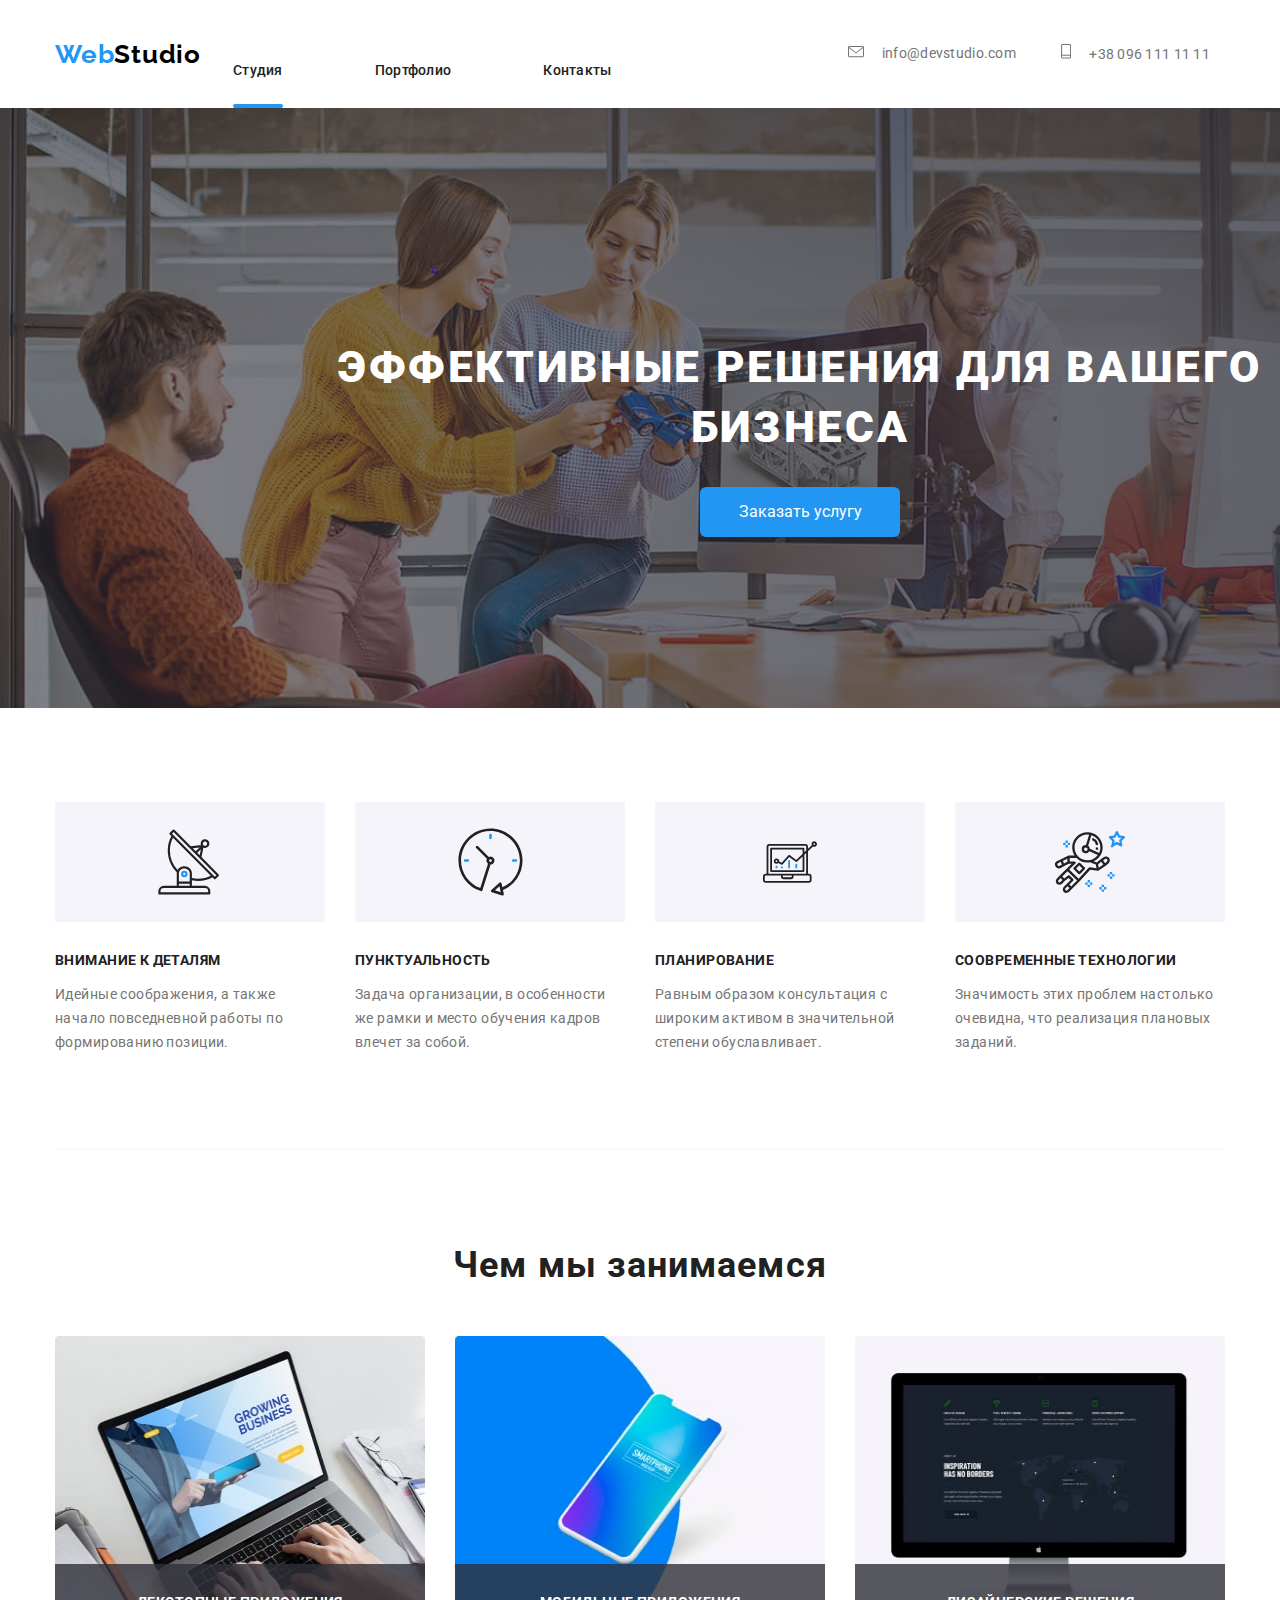
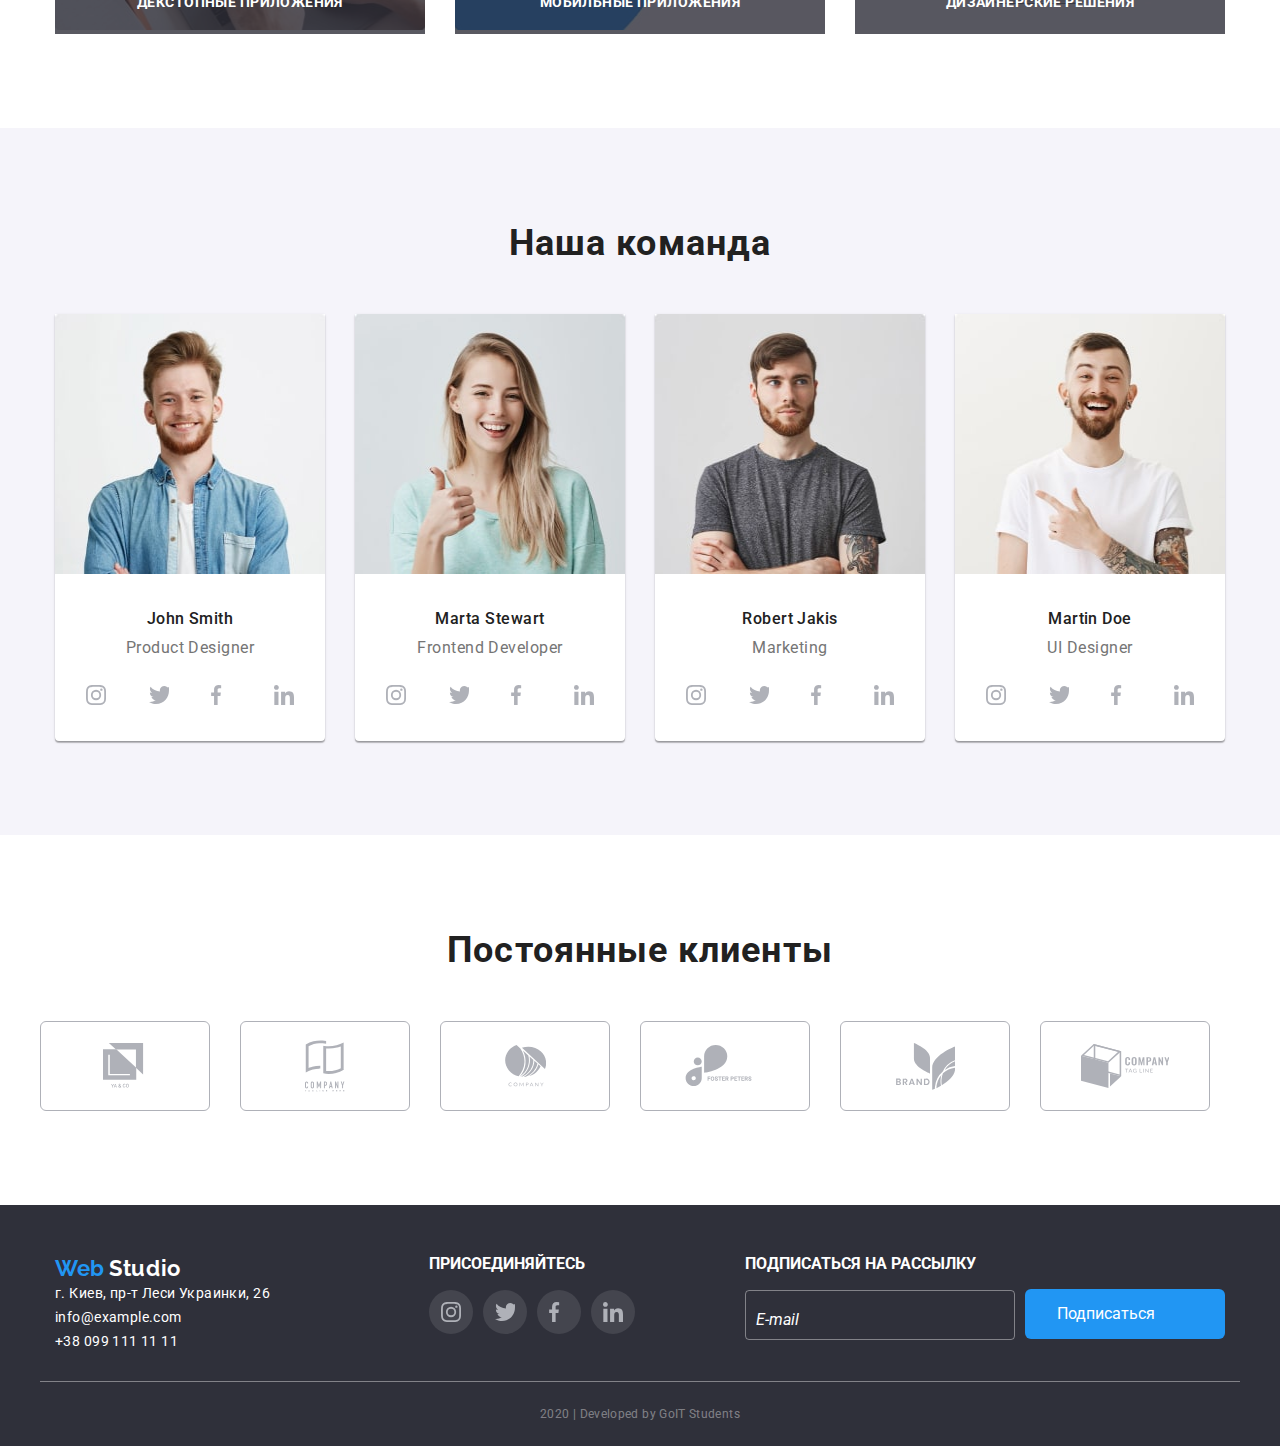
<file: index.html>
<!DOCTYPE html>
<html lang="ru">
  <head>
    <meta charset="UTF-8" />
    <meta name="viewport" content="width=device-width, initial-scale=1.0" />
    <title>Document</title>
    <link
      href="https://fonts.googleapis.com/css2?family=Roboto:ital,wght@0,700;1,400;1,500&display=swap"
      rel="stylesheet"
    />
    <link
      href="https://fonts.googleapis.com/css2?family=Raleway:wght@700&display=swap"
      rel="stylesheet"
    />
    <link rel="stylesheet" href="https://cdnjs.cloudflare.com/ajax/libs/modern-normalize/0.6.0/modern-normalize.min.css">
    <link rel="stylesheet" href="./CSS/styles.css" />
  </head>

  <body>
    <header class="header-site">
      <div class="container">
      <nav class=nav>
        <a href="index.html" class="logo-web">Web</a>
        <a href="index.html" class="logo-studio">Studio</a>
        <ul class="site-nav">
         
          <li class="site-nav-list"><a class="site-nav-link current" href="index.html" >
         Студия
          </a></li>
          <li class="site-nav-list"><a class="site-nav-link" href="./portfolio.html">
          Портфолио
          </a></li>
          <li class="site-nav-list"><a class="site-nav-link" href="" class="link">
          Контакты
          </a></li>
        </ul>
      </nav>
      <ul class="adress-nav">
        <li class="item" >
        <a class="" href="">
          <svg class="mail" width="16" height="12">
            <use href="./images/sprite.svg#icon-letter"></use>
          </svg>
info@devstudio.com</a>
        </li   >
          <li class="item">
            <a class="mail" href="">
              <svg class="fone" width="10" height="15">
                <use href="./images/sprite.svg#icon-fone"></use>
              </svg>    +38 096 111 11 11</a>
        </li>
      </ul>
      </div>
          </header>
    <main>
      <!--Герой-->
      <div class="container-hero">
        <section class="hero-section">
          <h1 class="hero-haeding">эффективные решения для вашего бизнеса</h1>
          <a href="" class="button">Заказать услугу</a>
        </section>
      </div>
           <section class="advantages-section">
       <div class="container" >
          <h2 class="advantages-heading">Наши преимущества</h2>
        <ul class="advantages list">
          <li >
           <div class="advantages-element">
             <svg class="icon" width="65"
                height="70">
          <use class="fu" href="./images/sprite.svg#icon-Group-antenn" ></use>
                      </svg></div>
           <h3>ВНИМАНИЕ К ДЕТАЛЯМ</h3>
            <p>
              Идейные соображения, а также начало повседневной работы по
              формированию позиции.
            </p>
          </li>
          <li >
            <div class="advantages-element">
        <svg class="icon"  width="67"
                height="70">
  <use class="fu" href="./images/sprite.svg#icon-clock" ></use> 
</svg></div>
              <h3>ПУНКТУАЛЬНОСТЬ</h3>
            <p>
              Задача организации, в особенности же рамки и место обучения кадров
              влечет за собой.
            </p>
          </li>
          <li >
            <div class="advantages-element"><svg  class="icon" width="70"
                height="54">
              <use class="fu" href="./images/sprite.svg#icon-diagram"    ></use>
            </svg></div>
                      <h3>ПЛАНИРОВАНИЕ</h3>
            <p>
              Равным образом консультация с широким активом в значительной
              степени обуславливает.
            </p>
          </li>
          <li class="">
            <div class="advantages-element">
            
            <svg class="icon" width="70"
                height="70">
              <use class="fu" href="./images/sprite.svg#icon-astronaut"  ></use>
            </svg></div>
            <h3>СоОВРЕМЕННЫЕ ТЕХНОЛОГИИ</h3>
            <p>
              Значимость этих проблем настолько очевидна, что реализация
              плановых заданий.
            </p>
          </li>
        </ul>
      </div>
    </section>
      <section class="work-examples">
        <div class="container" >
        <h2>Чем мы занимаемся</h2>
        <ul class="exempleslist">
          <li class="element-list">
            <a href=""
              ><img
                src="./images/img1-min.jpg"
                alt="ноутбук"
                width="370"
                height="294"
              />
              <h3 class="examples-text">ДЕКСТОПНЫЕ ПРИЛОЖЕНИЯ</h3>
            </a>
          </li>
          <li class="element-list"></li>
            <a href=""><img
              src="./images/img2-min.jpg"
              alt="мобильный"
              width="370"
              height="294"/>
            
              <h3 class="examples-text">МОБИЛЬНЫЕ ПРИЛОЖЕНИЯ</h3>
            </a>
          </li>

          <li class="element-list"></li>
            <a href="">
              <img
              src="./images/img3-min.jpg"
              alt="монитор"
              width="370"
              height="294"/>
            
              <h3 class="examples-text">ДИЗАЙНЕРСКИЕ РЕШЕНИЯ</h3>
            </a>
          </li>
        </ul>
      </div>
      </section>
      <section class="team-section">
        <div class="container">
        <h2 class="team-heading">Наша команда</h2>
        <ul class="team-list">
          <li class="team-list-person">
            <img
              src="./images/foto1-min.jpg"
              alt="фото1"
              width="270"
              height="260"
            />
            <h3 class="name">John Smith</h3>
            <span class="profession"> Product Designer</span>
            <ul class="sociallink-list">
              <li class="">
                <a class="sociallink-element" href="" >
                    <svg class="social" width="20" height="20">
                      <use class="s" href="./images/sprite.svg#icon-instagram"  ></use> 
                    </svg>
                  </a>
              </li>
     <li>
                <a class="sociallink-element" href=""
                  ><svg class="social" width="20" height="16" >
                    <use href="./images/sprite.svg#icon-bird"  ></use>
                  </svg>
                </a>
              </li>
              <li>
                <a class="sociallink-element" href=""
                  ><svg class="social" width="10" height="20">
                    <use href="./images/sprite.svg#icon-fb"  ></use>
                  </svg>
                </a>
              </li>
              <li>
                <a class="sociallink-element" href=""
                  ><svg class="social" width="20" height="20">
                    <use href="./images/sprite.svg#icon-linkedin"   ></use>
                  </svg>
                </a>
              </li>
            </ul>
          </li>
          <li class="team-list-person">
            <img
              src="./images/foto2-min-1.jpg"
              alt="фото2"
              width="270"
              height="260"
            />
            <h3 class="name">Marta Stewart</h3>
            <span class="profession"> Frontend Developer</span>
            <ul class="sociallink-list">
            <li class="s">
              <a class="sociallink-element" href="">
                <svg class="social" width="20" height="20">
                  <use href="./images/sprite.svg#icon-instagram" ></use>
                </svg>
            </a>
            </li>
            <li>
              <a class="sociallink-element" href="">
                <svg class="social" width="20" height="16">
                  <use href="./images/sprite.svg#icon-bird" ></use>
                </svg>
              </a>
            </li>
            <li>
              <a class="sociallink-element" href="">
                <svg class="social" width="10" height="20">
                  <use href="./images/sprite.svg#icon-fb" ></use>
                </svg>
              </a>
            </li>
            <li>
              <a class="sociallink-element" href="">
                <svg class="social" width="20" height="20">
                  <use href="./images/sprite.svg#icon-linkedin" ></use>
                </svg>
              </a>
            </li>
            </ul>
            </li>

          <li class="team-list-person">
            <img
              src="./images/foto3-min.jpg"
              alt="фото3"
              width="270"
              height="260"
            />
            <h3 class="name">Robert Jakis</h3>
            <span class="profession">Marketing </span>
            <ul class="sociallink-list">
              <li class="s">
                <a class="sociallink-element" href="">
                  <svg class="social"  width="20" height="20">
                    <use href="./images/sprite.svg#icon-instagram"></use>
                  </svg>
              </a>
              </li>
              <li>
                <a class="sociallink-element" href="">
                  <svg class="social" width="20" height="20">
                    <use href="./images/sprite.svg#icon-bird" ></use>
                  </svg>
                </a>
              </li>
              <li>
                <a class="sociallink-element" href="">
                  <svg class="social" width="10" height="20">
                    <use href="./images/sprite.svg#icon-fb" ></use>
                  </svg>
                </a>
              </li>
              <li>
                <a class="sociallink-element" href="">
                  <svg class="social" width="20px" height="20px">
                    <use href="./images/sprite.svg#icon-linkedin" ></use>
                  </svg>
                </a>
              </li>
              </ul>
              </li>
          <li class="team-list-person">
            <img
              src="./images/foto4-min.jpg"
              alt="фото4"
              width="270"
              height="260"
            />
            <h3 class="name">Martin Doe</h3>
            <span class="profession"> UI Designer </span>
            <ul class="sociallink-list">
            <li class="s">
              <a class="sociallink-element" href="">
                <svg class="social" width="20" height="20">
                  <use href="./images/sprite.svg#icon-instagram" ></use>
                </svg>
            </a>
            </li>
            <li>
              <a class="sociallink-element" href="">
                <svg class="social" width="20px" height="16px">
                  <use href="./images/sprite.svg#icon-bird" ></use>
                </svg>
              </a>
            </li>
            <li>
              <a class="sociallink-element" href="">
                <svg class="social" width="10px" height="20px">
                  <use href="./images/sprite.svg#icon-fb" ></use>
                </svg>
              </a>
            </li>
            <li>
              <a class="sociallink-element" href="">
                <svg class="social" width="20px" height="20px">
                  <use href="./images/sprite.svg#icon-linkedin" ></use>
                </svg>
              </a>
            </li>
            </ul>
           </li>
        </ul>
        <div>
      </section>
      <section  class="client-section">
        <div class="container">
        <h2>Постоянные клиенты</h2>
        <ul class="client">
          <li class="element-client">
            <a class="klient-link" href=""
              ><svg class="icon"  width="44px" height="49px">
                <use href="./images/sprite.svg#icon-logo1"></use>
              </svg></a>
          </li>
          <li  class="element-client">
            <a class="klient-link" href=""
              ><svg class="icon"  width="40px" height="52px">
                <use href="./images/sprite.svg#icon-logo2" ></use>
              </svg></a>
          </li>
          <li class="element-client">
            <a class="klient-link" href=""
              ><svg class="icon"  width="41px" height="42px">
                <use href="./images/sprite.svg#icon-logo3" ></use>
              </svg></a>
          </li>
          <li class="element-client">
            <a class="klient-link" href=""
              ><svg class="icon"  width="80px" height="42px">
                <use href="./images/sprite.svg#icon-logo-4" ></use>
              </svg>
            </a>
          </li>
          <li class="element-client">
            <a class="klient-link" href=""
              ><svg class="icon"  width="59px" height="47px">
                <use href="./images/sprite.svg#icon-logo-5" ></use>
              </svg>
            </a>
          </li>
          <li class="element-client">
            <a class="klient-link" href=""
              ><svg class="icon"  width="88px" height="45px">
                <use href="./images/sprite.svg#icon-logo6" ></use>
              </svg>
            </a>
          </li>
        </ul>
        </div>
      </section>
    </main>
    <footer class="footer" >
      <div class="container">
        <div class="adress-container">
        <a href="index.html" class="logo-web"> <span>Web</span></a>
        <a href="index.html" class="logo-studio">
          <span>Studio</span>
        </a>
        <span class="contacts">
          г. Киев, пр-т Леси Украинки, 26
          <br class="email" />
          info@example.com <br class="telefone" />
          +38 099 111 11 11
        </span>
      </div>
      <div class="sociallink-container">
        <b>ПРИСОЕДИНЯЙТЕСЬ</b>
        <ul class="sociallink-end">
          <li class="sociallink-end-element">
            <a  class="link-end"  href="">
              <svg class="social" width="20" height="20">
                <use href="./images/sprite.svg#icon-instagram" ></use>
              </svg>
              </a>
          </li>
          <li class="sociallink-end-element">
            <a class="link-end" href=""
              ><svg class="social" width="20" height="20">
                <use href="./images/sprite.svg#icon-bird" ></use>
              </svg>
            </a>
          </li>
          <li class="sociallink-end-element">
            <a class="link-end" href=""
              ><svg class="social" width="20" height="20">
                <use href="./images/sprite.svg#icon-fb" ></use>
              </svg></a>
          </li>
          <li class="sociallink-end-element">
            <a class="link-end" href=""
              ><svg class="social" width="20" height="20">
                <use href="./images/sprite.svg#icon-linkedin"></use>
              </svg>
            </a>
          </li>
        </ul>
      </div>
      <div class="mailing-container">
        <b>ПОДПИСАТЬСЯ НА РАССЫЛКУ</b>
        <address class="email">E-mail</address>
        </div>
        <a class="button" href="">Подписаться</a>
          </div>
       <p class="end">2020 | Developed by GoIT Students</p>
           
    </footer>
  </body>
</html>
</file>
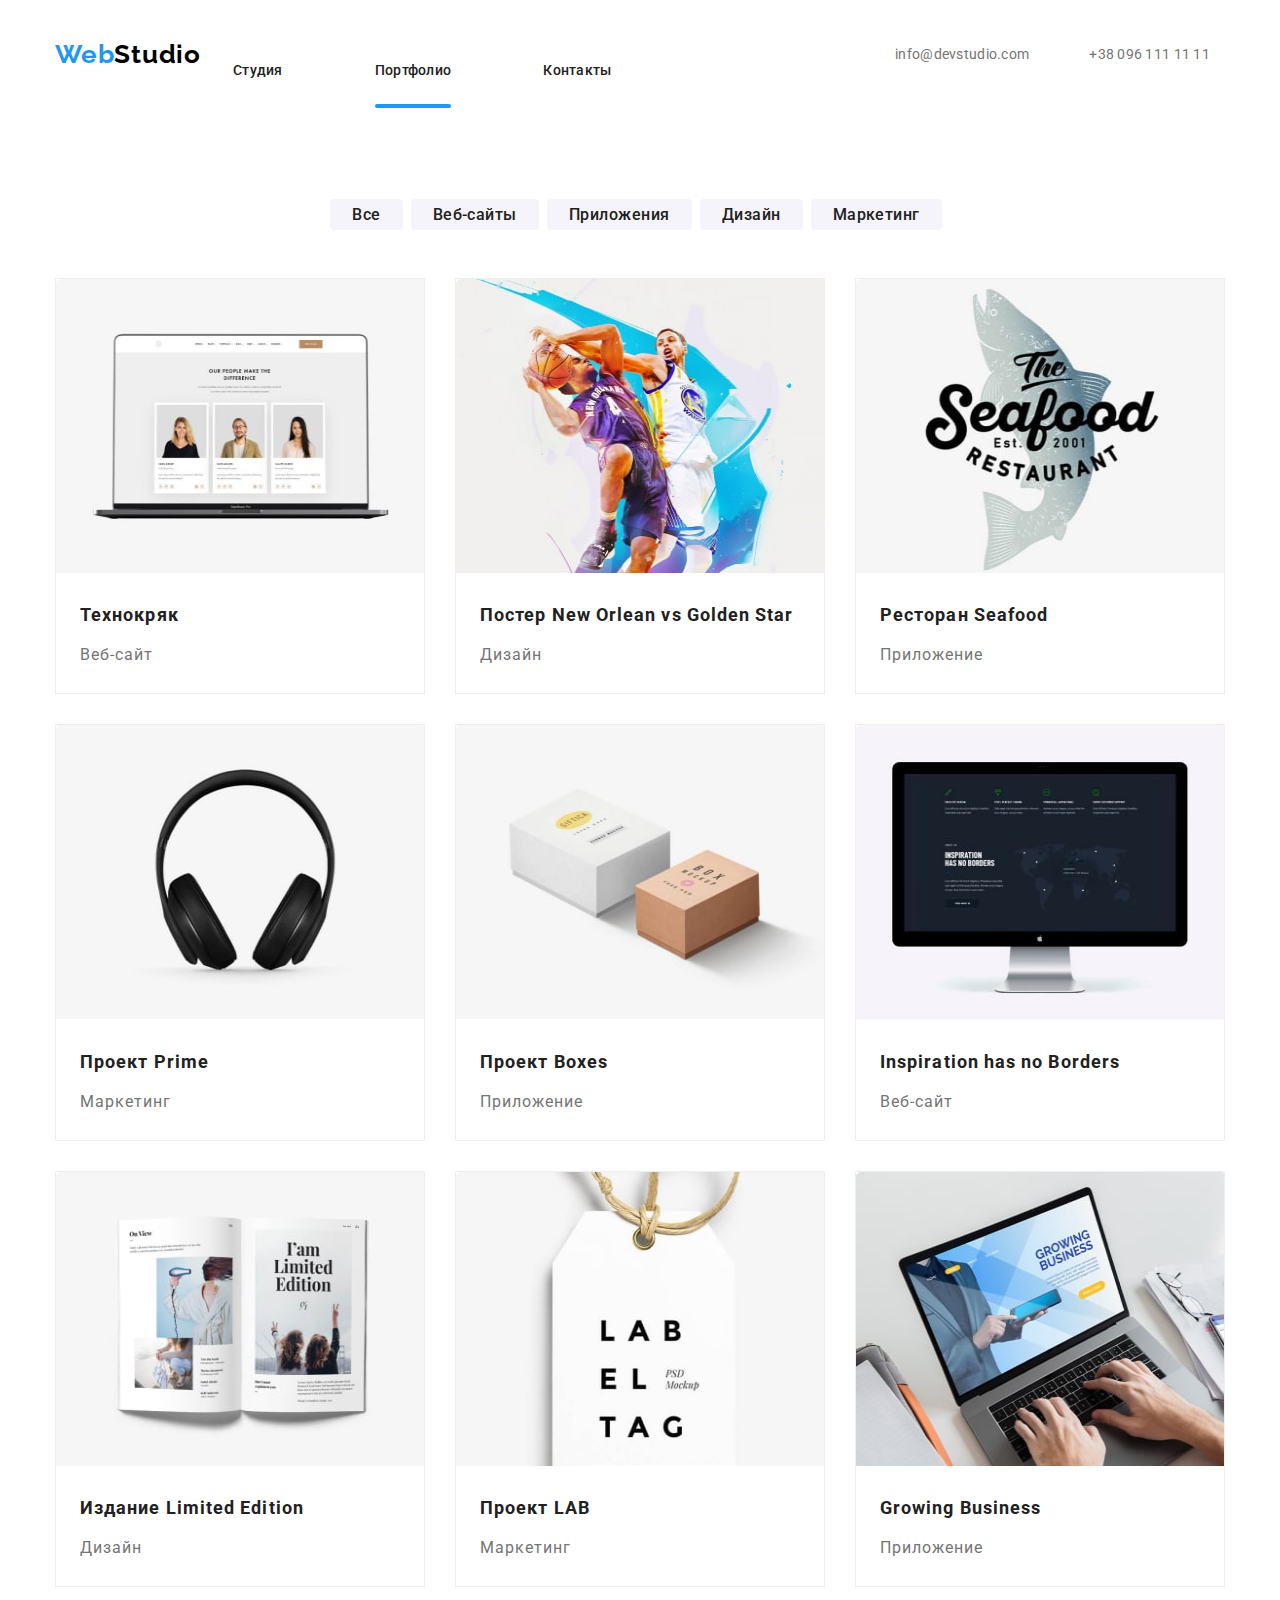
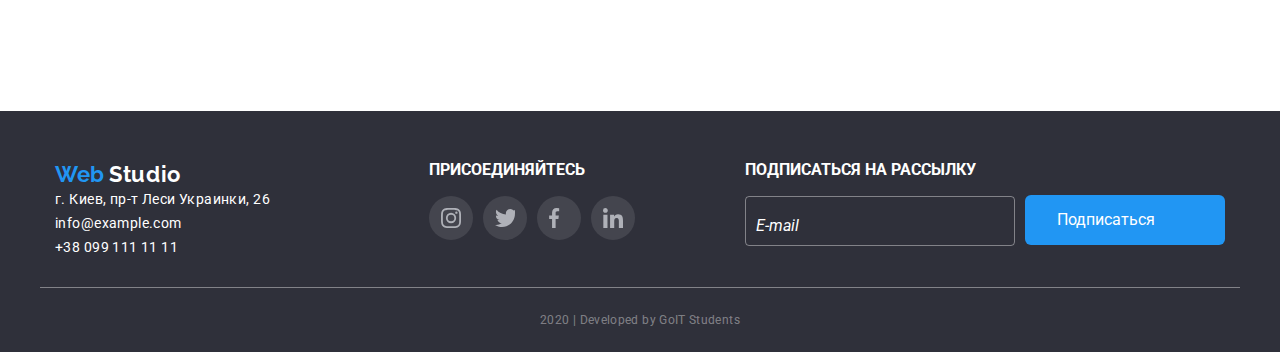
<file: portfolio.html>
<!DOCTYPE html>
<html lang="ru">
  <head>
    <meta charset="UTF-8" />
    <meta name="viewport" content="width=device-width, initial-scale=1.0" />
    <title>Document</title>
    <link
      href="https://fonts.googleapis.com/css2?family=Roboto:ital,wght@0,700;1,400;1,500&display=swap"
      rel="stylesheet"
    />
    <link
      href="https://fonts.googleapis.com/css2?family=Raleway:wght@700&display=swap"
      rel="stylesheet"
    />
    <link
      rel="stylesheet"
      href="https://cdnjs.cloudflare.com/ajax/libs/modern-normalize/0.6.0/modern-normalize.min.css"
    />
    <link rel="stylesheet" href="./CSS/styles.css" />
  </head>

  <body>
    <header class="header-site">
      <div class="container">
        <nav class="nav">
          <a href="index.html" class="logo-web">Web</a>
          <a href="index.html" class="logo-studio">Studio</a>
          <ul class="site-nav">
            <li class="site-nav-list">
              <a class="site-nav-link" href="index.html">
                Студия
              </a>
            </li>
            <li class="site-nav-list">
              <a class="site-nav-link current" href="./portfolio.html">
                Портфолио
              </a>
            </li>
            <li class="site-nav-list">
              <a class="site-nav-link" href="" class="link">
                Контакты
              </a>
            </li>
          </ul>
        </nav>
        <ul class="adress-nav">
          <li class="item">
            <div class="mail">
              <a href="info@devstudio.com">info@devstudio.com</a>
            </div>
          </li>
          <li class="item">
            <div class="fone"><a href="">+38 096 111 11 11</a></div>
          </li>
        </ul>
      </div>
    </header>
    <main>
      <section>
        <div class="container">
          <ul class="button-list">
            <li><a class="button-portfolio" href="">Все</a></li>
            <li><a class="button-portfolio" href="">Веб-сайты</a></li>
            <li><a class="button-portfolio" href="">Приложения</a></li>
            <li><a class="button-portfolio" href="">Дизайн</a></li>
            <li><a class="button-portfolio" href="">Маркетинг</a></li>
          </ul>
        </div>
        <div class="container">
          <ul class="tehnokrak">
            <li class="tehnokrak-element">
              <a class="tehnokrak-link" href="">
                <div class="tehnokrak-img">
                  <img
                    class=""
                    src="./images/img12-min.jpg"
                    alt="ноут с фото"
                    width="370"
                    height="294"
                  />
                  <p class="overlay">
                    Технокряк это современная площадка распространения
                    коронавируса. Компании используют эту платформу для
                    цифрового шпионажа и атак на защищённые сервера конкурентов.
                  </p>
                </div>
                <div class="">
                  <h1 class="proekt-name">Технокряк</h1>
                  <p class="tehnokrak-produkt">Веб-сайт</p>
                </div>
              </a>
            </li>
            <li class="tehnokrak-element">
              <a class="tehnokrak-link" href="">
                <div class="tehnokrak-img">
                  <img
                    src="./images/img4-min.jpg"
                    alt="два баскетболиста"
                    width="370"
                    height="294"
                  />
                  <p class="overlay">
                    Технокряк это современная площадка распространения
                    коронавируса. Компании используют эту платформу для
                    цифрового шпионажа и атак на защищённые сервера конкурентов.
                  </p>
                </div>
                <div>
                  <h1 class="proekt-name">Постер New Orlean vs Golden Star</h1>
                  <p class="tehnokrak-produkt">Дизайн</p>
                </div>
              </a>
            </li>
            <li class="tehnokrak-element">
              <a class="tehnokrak-link" href="">
                <div class="tehnokrak-img">
                  <img
                    src="./images/img5-min.jpg"
                    alt="рыба с надписью"
                    width="370"
                    height="294"
                  />
                  <p class="overlay">
                    Технокряк это современная площадка распространения
                    коронавируса. Компании используют эту платформу для
                    цифрового шпионажа и атак на защищённые сервера конкурентов.
                  </p>
                </div>
                <div>
                  <h1 class="proekt-name">Ресторан Seafood</h1>
                  <p class="tehnokrak-produkt">Приложение</p>
                </div>
              </a>
            </li>
            <li class="tehnokrak-element">
              <a class="tehnokrak-link" href="">
                <div class="tehnokrak-img">
                  <img
                    src="./images/img6-min.jpg"
                    alt="наушники"
                    width="370"
                    height="294"
                  />
                  <p class="overlay">
                    Технокряк это современная площадка распространения
                    коронавируса. Компании используют эту платформу для
                    цифрового шпионажа и атак на защищённые сервера конкурентов.
                  </p>
                </div>
                <div>
                  <h1 class="proekt-name">Проект Prime</h1>
                  <p class="tehnokrak-produkt">Маркетинг</p>
                </div>
              </a>
            </li>
            <li class="tehnokrak-element">
              <a class="tehnokrak-link" href="">
                <div class="tehnokrak-img">
                  <img
                    src="./images/img7-min.jpg"
                    alt="две коробки"
                    width="370"
                    height="294"
                  />
                  <p class="overlay">
                    Технокряк это современная площадка распространения
                    коронавируса. Компании используют эту платформу для
                    цифрового шпионажа и атак на защищённые сервера конкурентов.
                  </p>
                </div>
                <div>
                  <h1 class="proekt-name">Проект Boxes</h1>
                  <p class="tehnokrak-produkt">Приложение</p>
                </div>
              </a>
            </li>
            <li class="tehnokrak-element">
              <a class="tehnokrak-link" href="">
                <div class="tehnokrak-img">
                  <img
                    src="./images/img8-min.jpg"
                    alt="монитор"
                    width="370"
                    height="294"
                  />
                  <p class="overlay">
                    Технокряк это современная площадка распространения
                    коронавируса. Компании используют эту платформу для
                    цифрового шпионажа и атак на защищённые сервера конкурентов.
                  </p>
                </div>
                <div>
                  <h1 class="proekt-name">Inspiration has no Borders</h1>
                  <p class="tehnokrak-produkt">Веб-сайт</p>
                </div>
              </a>
            </li>
            <li class="tehnokrak-element">
              <a class="tehnokrak-link" href="">
                <div class="tehnokrak-img">
                  <img
                    src="./images/img9-min.jpg"
                    alt="книга"
                    width="370"
                    height="294"
                  />
                  <p class="overlay">
                    Технокряк это современная площадка распространения
                    коронавируса. Компании используют эту платформу для
                    цифрового шпионажа и атак на защищённые сервера конкурентов.
                  </p>
                </div>
                <div>
                  <h1 class="proekt-name">Издание Limited Edition</h1>
                  <p class="tehnokrak-produkt">Дизайн</p>
                </div>
              </a>
            </li>
            <li class="tehnokrak-element">
              <a class="tehnokrak-link" href="">
                <div class="tehnokrak-img">
                  <img
                    src="./images/img10-min.jpg"
                    alt="бирка"
                    width="370"
                    height="294"
                  />
                  <p class="overlay">
                    Технокряк это современная площадка распространения
                    коронавируса. Компании используют эту платформу для
                    цифрового шпионажа и атак на защищённые сервера конкурентов.
                  </p>
                </div>
                <div>
                  <h1 class="proekt-name">Проект LAB</h1>
                  <p class="tehnokrak-produkt">Маркетинг</p>
                </div>
              </a>
            </li>
            <li class="tehnokrak-element">
              <a class="tehnokrak-link" href="">
                <div class="tehnokrak-img">
                  <img
                    src="./images/img11-min.jpg"
                    alt="ноутбук"
                    width="370"
                    height="294"
                  />
                  <p class="overlay">
                    Технокряк это современная площадка распространения
                    коронавируса. Компании используют эту платформу для
                    цифрового шпионажа и атак на защищённые сервера конкурентов.
                  </p>
                </div>
                <div>
                  <h1 class="proekt-name">Growing Business</h1>
                  <p class="tehnokrak-produkt">Приложение</p>
                </div>
              </a>
            </li>
          </ul>
        </div>
      </section>
    </main>
    <footer class="footer">
      <div class="container">
        <div class="adress-container">
          <a href="index.html" class="logo-web"> <span>Web</span></a>
          <a href="index.html" class="logo-studio">
            <span>Studio</span>
          </a>
          <span class="contacts">
            г. Киев, пр-т Леси Украинки, 26
            <br class="email" />
            info@example.com <br class="telefone" />
            +38 099 111 11 11
          </span>
        </div>
        <div class="sociallink-container">
          <b>ПРИСОЕДИНЯЙТЕСЬ</b>
          <ul class="sociallink-end">
            <li class="sociallink-end-element">
              <a class="link-end" href="">
                <svg class="social" width="20" height="20">
                  <use href="./images/sprite.svg#icon-instagram"></use>
                </svg>
              </a>
            </li>
            <li class="sociallink-end-element">
              <a class="link-end" href=""
                ><svg class="social" width="20" height="16">
                  <use href="./images/sprite.svg#icon-bird"></use>
                </svg>
              </a>
            </li>
            <li class="sociallink-end-element">
              <a class="link-end" href=""
                ><svg class="social" width="10" height="20">
                  <use href="./images/sprite.svg#icon-fb"></use>
                </svg>
              </a>
            </li>
            <li class="sociallink-end-element">
              <a class="link-end" href=""
                ><svg class="social" width="20" height="20">
                  <use href="./images/sprite.svg#icon-linkedin"></use>
                </svg>
              </a>
            </li>
          </ul>
        </div>
        <div class="mailing-container">
          <b>ПОДПИСАТЬСЯ НА РАССЫЛКУ</b>
          <address class="email">E-mail</address>
        </div>
        <a class="button" href="">Подписаться</a>
      </div>
      <p class="end">2020 | Developed by GoIT Students</p>
    </footer>
  </body>
</html>
</file>
<file: CSS/styles.css>
/*основные цвета
 #333333-цвет картинок соцсетей, емблем клиентов
/* #FFFFFF-основной цвет фона, акцентный цвет шрифта
/* #2196F3- голубой акцент
/* #212121 - основной цвет шрифта
/* #757575 - серый цвет шрифта
/* #EEEEEE цвет тени
/* #000000 -половина логотипа студио
/* #F5F4FA-цвет фона секции наша команда, фон картинок преимущества
/* #2F303A-цвет фона футера*/
html {
  box-sizing: border-box;
}

*,
*::before,
*::after {
  box-sizing: inherit;
}
body {
  color: #212121;
  font-family: Roboto;
  background-color: #ffffff;
}
a {
  text-decoration: none;
}
ul {
  list-style: none;
  padding: 0px;
  margin: 0px;
}

.logo-web {
  font-family: Raleway;
  font-style: normal;
  font-weight: bold;
  font-size: 26px;
  line-height: 31px;
  /* identical to box height */
  letter-spacing: 0.03em;
  color: #2196f3;

  margin-right: 0;
}

.logo-studio {
  font-family: Raleway;
  font-style: normal;
  font-weight: bold;
  font-size: 26px;
  line-height: 31px;
  /* identical to box height */
  letter-spacing: 0.03em;
  color: #000000;

  margin-left: 0px;
  margin-right: auto;
}
.header-site .container {
  display: flex;
  align-items: center;
}

/* .site-nav a {
  font-family: Roboto;
  font-style: normal;
  font-weight: 500;
  font-size: 14px;
  line-height: 16px;
  letter-spacing: 0.02em;
  color: #212121;
} */
.nav {
  display: flex;
  align-items: center;
  justify-content: center;
}
.site-nav {
  display: flex;
  align-items: center;
  justify-content: center;
}

.site-nav-list {
  display: flex;
  margin-right: 60px;
  margin-top: 32px;
  margin-left: 32px;
}
.site-nav-link {
  font-family: Roboto;
  font-style: normal;
  font-weight: 500;
  font-size: 14px;
  line-height: 16px;
  letter-spacing: 0.02em;
  color: #212121;
  position: relative;
  overflow: hidden;

  display: inline-block;
  padding: 30px 0px;
  /* border: 1px solid #cccccc; */
  text-decoration: none;
  transition: color 250ms cubic-bezier(0.4, 0, 0.2, 1);
}

.site-nav-list :hover,
.site-nav-list :focus {
  color: #2196f3;
}

.adress-nav {
  display: flex;

  margin-left: auto;
}
/* разметка текущей страницы */
.site-nav-list:hover .current::before {
  transform: translateX(-101%);
}

.site-nav-list:hover .current::after {
  transform: translateX(101%);
  transition: transform 250ms cubic-bezier(0.4, 0, 0.2, 1);
}

.current::after {
  content: '';
  position: absolute;
  bottom: 0;
  left: 0;
  display: block;
  width: 100%;
  height: 4px;
  border-radius: 2px;
  background-color: #2196f3;
}
*,
::after,
::before {
  box-sizing: border-box;
}

.mail :hover,
.fone :hover {
  fill: #2196f3;
}
.mail,
.fone {
  margin-right: 15px;
  margin-left: 15px;
  fill: #757575;
}

.adress-nav a {
  font-size: 14px;
  line-height: 16px;
  letter-spacing: 0.02em;
  color: #757575;
  margin-left: 30px;
}
.adress-nav :hover,
.adress-nav:focus {
  color: #2196f3;
}

.container {
  width: 1200px;
  margin-right: auto;
  margin-left: auto;

  padding-left: 15px;
  padding-right: 15px;
}

.hero-haeding {
  font-family: Roboto;
  font-style: normal;
  font-weight: 900;
  font-size: 44px;
  line-height: 60px;
  /* or 136% */

  letter-spacing: 0.06em;
  text-transform: uppercase;

  color: #ffffff;

  /* background-color: url(/images/Header\ img-min.jpg),
   rgba(47, 48, 58, 0.8);
    background-position: center;
  
  margin-top: 0px;
  margin-bottom: 50px;
  margin-left: auto;
  margin-right: auto;
  width: 646px;
   text-align: center; */
}
.container-hero {
  width: 1600px;
  height: 600px;
  background-size: 1600px 600px;
  background-image: linear-gradient(
      to right,
      rgba(47, 48, 58, 0.6),
      rgba(47, 48, 58, 0.8)
    ),
    url(../images/Header.jpg);
  background-repeat: no-repeat;
  margin-right: auto;
  margin-left: auto;
}
.hero-section {
  text-align: center;
  padding-top: 200px;
  padding-bottom: 200px;
  padding-left: 250px;
  padding-right: 250px;

  /* background-size: 1600px 600px;
background-image:url(/CSS/Header\ img.jpg);
background-repeat: no-repeat; */
}
.button {
  display: inline-block;
  background-color: #2196f3;
  color: #ffffff;
  padding: 10px 32px;
  min-width: 200px;
  height: 50px;
  border-radius: 6px;

  font-size: 16px;
  line-height: 30px;
}

/* Преимущества */
.advantages-heading {
  margin-top: 0px;
  margin-bottom: 0px;
  display: none;
}
.advantages {
  display: flex;
  margin: 0px;
  padding-bottom: 94px;
  border-bottom: 2px solid rgba(252, 229, 229, 0.4);
}
.advantages-section {
  padding-top: 94px;
}
.advantages-element {
  display: flex;
  width: 270px;
  height: 120px;
  margin-right: 30px;
  align-items: center;
  justify-content: center;
  background-color: #f5f4fa;
}
.icon {
  display: block;
}

.advantages h3 {
  font-style: normal;
  font-weight: bold;
  font-size: 14px;
  line-height: 16px;
  letter-spacing: 0.03em;
  text-transform: uppercase;
  margin-top: 30px;
  margin-bottom: 10px;
}
.advantages p {
  font-style: normal;
  font-weight: normal;
  font-size: 14px;
  line-height: 24px;
  /* or 171% */

  margin-bottom: 0px;
  margin-right: 30px;

  letter-spacing: 0.03em;

  color: #757575;
}
.advantages-element:last-child {
  margin-right: 0px;
}
.exempleslist {
  position: relative;
  padding: 0;
  margin: 0px;
  display: flex;
}
.element-list {
  padding: 0px;
  margin-right: 0px;
  width: calc((100% - 60px) / 3);
}
.work-examples {
  margin-top: 0px;
  padding-bottom: 94px;
  padding-top: 94px;
}
h2 {
  font-weight: bold;
  font-size: 36px;
  line-height: 42px;
  letter-spacing: 0.03em;
  text-align: center;
  margin-bottom: 50px;
  margin-top: 0px;
}

.examples-text {
  position: absolute;
  bottom: 0px;
  font-style: normal;
  font-weight: bold;
  font-size: 14px;
  line-height: 16px;
  text-align: center;
  letter-spacing: 0.03em;
  text-transform: uppercase;
  color: #ffffff;
  background: rgba(47, 48, 58, 0.8);
  width: 370px;
  height: 70px;
  margin: 0px;
  padding: 30px;
}
.team-section {
  background-color: #f5f4fa;

  padding-top: 94px;
  padding-bottom: 94px;
}
.team-heading {
  font-weight: bold;
  font-size: 36px;
  line-height: 42px;

  letter-spacing: 0.03em;
}
.team-list {
  display: flex;
  text-align: center;
}
.team-list-person {
  margin-right: 30px;
  background: #ffffff;
  box-shadow: 0px 2px 1px rgba(0, 0, 0, 0.2), 0px 1px 1px rgba(0, 0, 0, 0.14),
    0px 1px 3px rgba(0, 0, 0, 0.12);
  border-radius: 4px;
  border-top-left-radius: inherit;
  border-top-right-radius: inherit;
}
.team-list-person:last-child {
  margin-right: 0px;
}
.name {
  font-weight: 500;
  font-size: 16px;
  line-height: 19px;
  /* identical to box height */

  letter-spacing: 0.03em;
  margin-top: 30px;
  margin-bottom: 10px;
}
.profession {
  font-weight: normal;
  font-size: 16px;
  line-height: 19px;
  /* identical to box height */
  letter-spacing: 0.03em;
  color: #757575;

  margin-bottom: 16px;
}
/* .s {
  display: block;
  width: 44px;
  height: 44px;
  padding: 10px;
} */
.sociallink-list {
  display: flex;
  align-items: center;
  padding-bottom: 24px;
  justify-content: space-evenly;
  padding-top: 16px;
}
.sociallink-element {
  display: flex;
  align-items: center;
  justify-content: center;
  width: 44px;
  height: 44px;

  transition-property: color;
  transition-duration: 1000ms;
  transition-timing-function: cubic-bezier(0.4, 0, 0.2, 1);
}
.s {
  display: flex;
  align-items: center;
  justify-content: center;
}
.social {
  fill: #afb1b8;
  display: flex;
  width: 20px;
  height: 20px;
  align-items: center;
  justify-content: center;
}
.sociallink-element:hover,
.sociallink-element:focus {
  background-color: #2196f3;
  border-radius: 50%;
  transition-property: background-color;
  transition-duration: 1500ms;
  transition-timing-function: cubic-bezier(0.4, 0, 0.2, 1);
}
.sociallink-element:hover .social,
.sociallink-element:focus .social {
  fill: #ffffff;
  transition-property: color, fill;
  transition-duration: 1000ms;
  transition-timing-function: cubic-bezier(0.4, 0, 0.2, 1);
}
.klient-link {
  fill: #afb1b8;
  border: 1px solid #afb1b8;
}
.client {
  display: flex;
  justify-content: center;
  height: 90px;
}
.klient-link:hover,
.klient-link:focus {
  border: 1px solid #2196f3;
  fill: #2196f3;
  transition: border 2000ms cubic-bezier(0.4, 0, 0.2, 1),
    fill 2000ms cubic-bezier(0.4, 0, 0.2, 1);
}
.element-client a {
  display: flex;
  width: 170px;
  height: 90px;
  border-radius: 6px;
  align-items: center;
  justify-content: center;

  box-sizing: border-box;
  margin-right: 30px;
}

.element-client:last-child {
  margin-right: 0px;
}
.client-section {
  padding-bottom: 94px;
  padding-top: 94px;
}
.footer {
  background: #2f303a;
  color: #ffffff;
}
.footer .container {
  display: flex;
  padding-top: 50px;
  padding-bottom: 28px;
  border-bottom: 1px solid rgba(255, 255, 255, 0.4);
}

.adress-container {
  margin-right: 140px;
}
.sociallink-container {
  margin-right: 100px;
}

.footer .logo-studio {
  font-family: Raleway;
  font-style: normal;
  font-weight: bold;
  font-size: 22px;
  line-height: 26px;
  /* identical to box height */

  letter-spacing: 0.03em;

  color: #ffffff;
}
.footer .logo-web {
  font-family: Raleway;
  font-style: normal;
  font-weight: bold;
  font-size: 22px;
  line-height: 26px;
  /* identical to box height */

  letter-spacing: 0.03em;
}

.contacts {
  display: inline-block;
  font-style: normal;
  font-weight: normal;
  font-size: 14px;
  line-height: 24px;
  /* or 171% */
  letter-spacing: 0.03em;
  color: #ffffff;
}
.contacts br {
  font-style: normal;
  font-weight: normal;
  font-size: 14px;
  line-height: 24px;
  /* or 171% */
  letter-spacing: 0.03em;
  color: rgba(255, 255, 255, 0.6);
}
.sociallink-end {
  display: flex;
  color: rgba(255, 255, 255, 0.1);
  margin-top: 16px;
}

.link-end {
  width: 44px;
  height: 44px;
  display: flex;
  background-color: rgba(255, 255, 255, 0.1);
  border-radius: 50%;
  justify-content: center;
  align-items: center;
  margin-right: 10px;
}
.link-end:hover {
  background-color: #2196f3;
}
.link-end:hover .social {
  fill: #ffffff;
}
.end {
  font-size: 12px;
  line-height: 24px;
  /* or 200% */

  text-align: center;
  letter-spacing: 0.03em;

  color: rgba(255, 255, 255, 0.4);
  padding-top: 20px;
  padding-bottom: 20px;
  margin: 0px;
}
.email {
  width: 270px;
  height: 50px;
  border-radius: 4px;
  border: 1px solid rgba(255, 255, 255, 0.4);
  margin-right: 10px;
  padding-left: 10px;
  padding-top: 20px;
  padding-bottom: 20px;
  margin-top: 16px;
}
.footer .button {
  margin-top: 34px;
}

/* портфолио */
.button-list a {
  font-weight: 500;
  font-size: 16px;
  line-height: 26px;
  /* identical to box height, or 162% */
  letter-spacing: 0.03em;
  color: #212121;
  background: #f5f4fa;

  height: 38px;
  padding: 6px 22px;
  margin-right: 8px;
}
.button-list {
  display: flex;
  margin-top: 94px;
  padding-bottom: 16px;
  margin-bottom: 34px;
  justify-content: center;
  margin-left: auto;
  margin-right: auto;
}
.button-portfolio {
  padding: 6px 22px;
  border-radius: 4px;
}

.button-portfolio:hover,
.button-portfolio:focus {
  font-weight: 500;
  font-size: 16px;
  line-height: 26px;
  color: #ffffff;
  background: #2196f3;
}
.tehnokrak {
  display: flex;

  flex-wrap: wrap;
  padding-bottom: 94px;
}
.tehnokrak-element {
  margin-right: 30px;
  margin-bottom: 30px;

  width: calc((100% - 60px) / 3);
  border: 1px solid #eeeeee;
}
.tehnokrak-element:nth-child(3n) {
  margin-right: 0;
}
.tehnokrak-img {
  position: relative;
  overflow: hidden;
}
.tehnokrak-link {
  width: 100%;
}
.tehnokrak-link:hover .overlay {
  bottom: 0;
  left: 0;
  transform: translateX(0);
  transition-duration: 2000ms;
  transition-timing-function: cubic-bezier(0.4, 0, 0.2, 1);
}
.tehnokrak-element:hover {
  box-shadow: 1px 4px 6px rgba(126, 101, 101, 0.16),
    0px 4px 4px rgba(0, 0, 0, 0.06), 0px 1px 1px rgba(0, 0, 0, 0.12);
}

.proekt-name {
  margin-top: 20px;
  margin-bottom: 0;
  margin-bottom: 4px;
  margin-left: 24px;
  margin-right: 24px;
  font-weight: bold;
  font-size: 18px;
  line-height: 36px;
  /* identical to box height, or 200% */
  letter-spacing: 0.06em;
  color: #212121;
}
.tehnokrak-produkt {
  font-weight: normal;
  font-size: 16px;
  line-height: 36px;
  /* identical to box height, or 187% */
  letter-spacing: 0.06em;
  color: #757575;

  margin-bottom: 20px;
  margin-top: 0px;
  margin-left: 24px;
  margin-right: 24px;
}

.overlay {
  display: block;
  position: absolute;
  bottom: -100%;
  transform: translateY(100%);
  transition-duration: 2000ms;
  transition-timing-function: cubic-bezier(0.4, 0, 0.2, 1);

  font-size: 18px;
  line-height: 28px;
  /* or 156% */
  letter-spacing: 0.03em;
  color: #ffffff;
  background: rgba(33, 150, 243, 0.9);
  border-radius: 5px 5px 0px 0px;
  width: 370px;
  height: 294px;
  padding: 63px 24px;
}

.link-sub {
  color: #ffffff;
}
</file>
